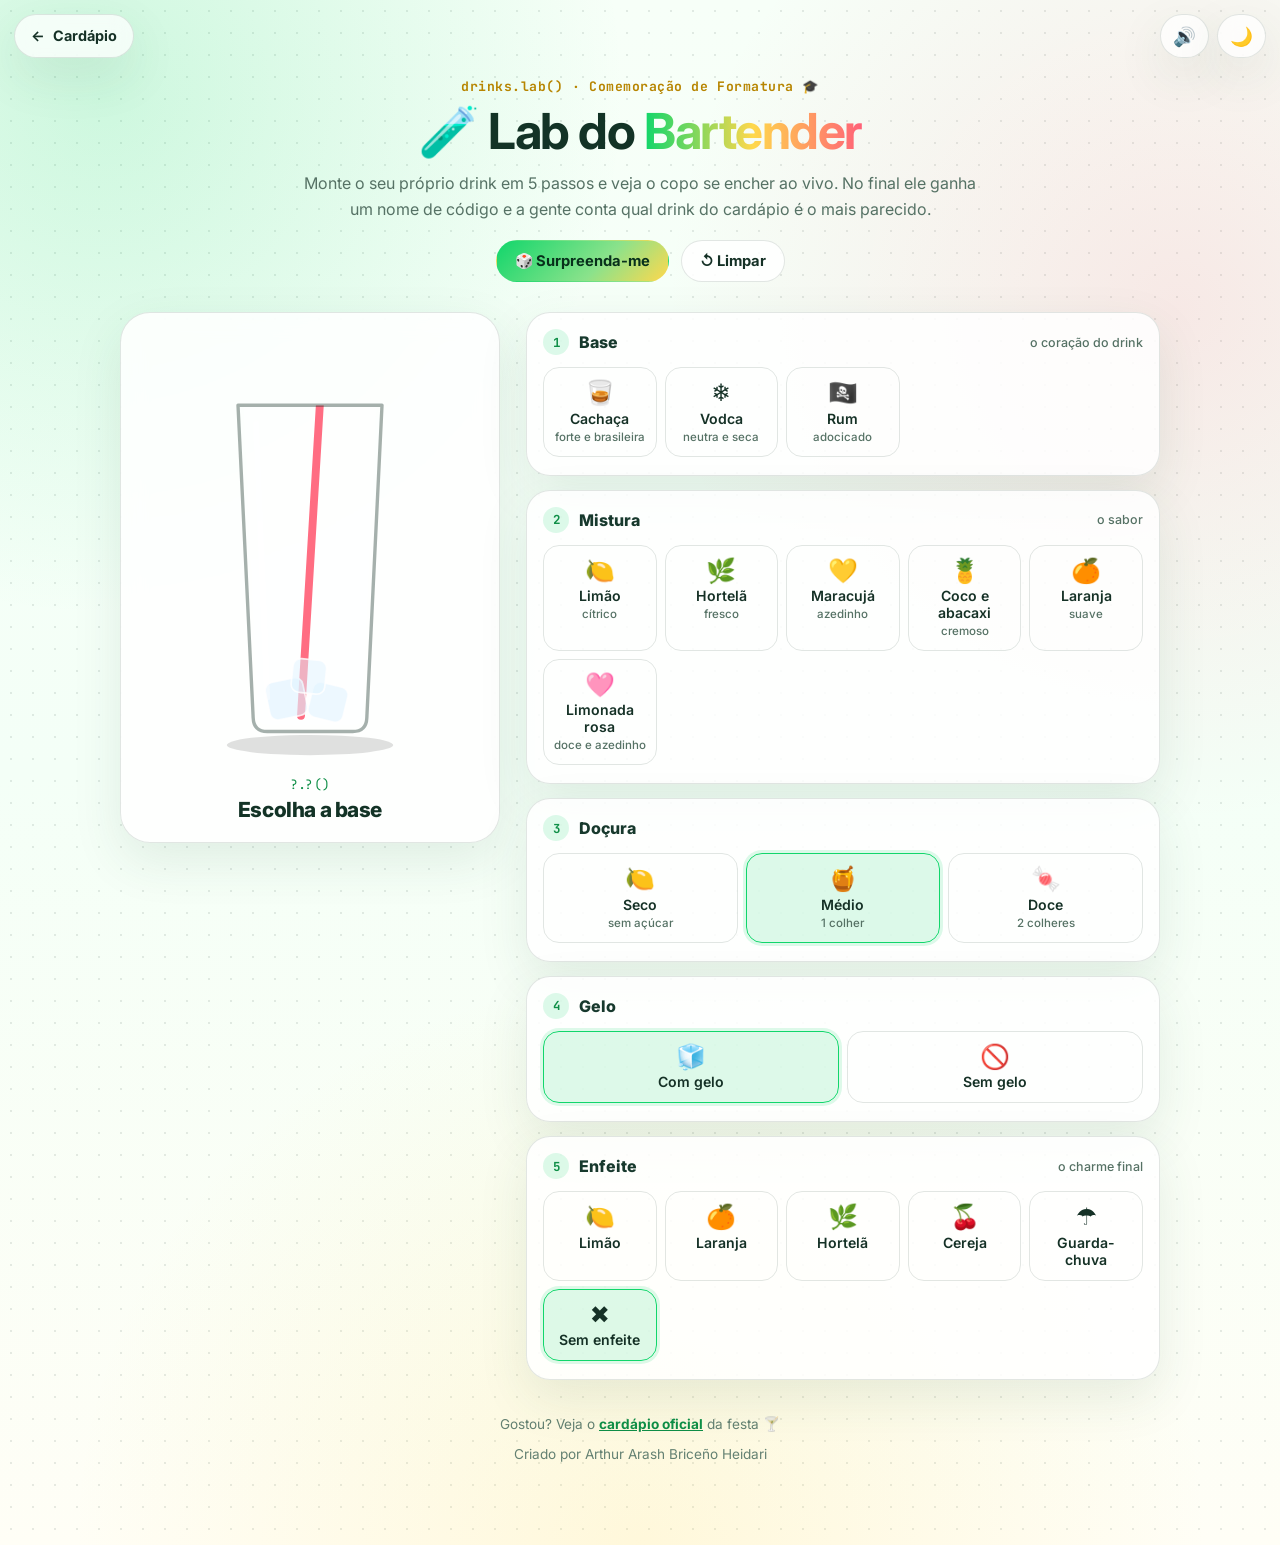
<file: lab.html>
<!DOCTYPE html>
<html lang="pt-BR">

<head>
  <meta charset="UTF-8" />
  <meta name="viewport" content="width=device-width, initial-scale=1.0" />
  <title>Formatura do Arthur | Lab do Bartender</title>
  <link rel="icon" href="https://cdn-icons-png.freepik.com/512/4067/4067084.png" type="image/png">
  <meta name="description" content="Monte o seu próprio drink, veja o copo encher ao vivo e descubra qual drink do cardápio é o mais parecido." />
  <meta name="theme-color" content="#f7fff8" id="metaTheme" />
  <link rel="preconnect" href="https://fonts.googleapis.com" />
  <link rel="preconnect" href="https://fonts.gstatic.com" crossorigin />
  <link href="https://fonts.googleapis.com/css2?family=Inter:wght@400;500;600;700;800&family=JetBrains+Mono:wght@500;700&display=swap" rel="stylesheet" />

  <script>
    (function () {
      var t = null;
      try { t = localStorage.getItem('theme'); } catch (e) { }
      if (t !== 'dark' && t !== 'light') t = matchMedia('(prefers-color-scheme: dark)').matches ? 'dark' : 'light';
      document.documentElement.dataset.theme = t;
    })();
  </script>

  <link rel="stylesheet" href="css/lab.css" />
</head>

<body>
  <nav class="dock left"><a class="ctl pill" href="index.html" aria-label="Voltar ao cardápio">← <span>Cardápio</span></a></nav>
  <div class="dock right">
    <button class="ctl" id="soundBtn" type="button" aria-pressed="true" aria-label="Desligar sons">🔊</button>
    <button class="ctl" id="themeBtn" type="button" aria-label="Alternar modo claro e escuro">🌙</button>
  </div>

  <main class="wrap">
    <header class="hero in">
      <p class="label">drinks.lab() · Comemoração de Formatura 🎓</p>
      <h1>🧪 Lab do <em>Bartender</em></h1>
      <p class="lead">Monte o seu próprio drink em 5 passos e veja o copo se encher ao vivo. No final ele ganha um nome de código e a gente conta qual drink do cardápio é o mais parecido.</p>
      <button class="btn primary" id="rand" type="button">🎲 Surpreenda-me</button>
      <button class="btn" id="reset" type="button">↺ Limpar</button>
    </header>

    <div class="lab">
      <section class="stage in" aria-label="Pré-visualização do seu drink" style="animation-delay:.1s">
        <svg id="glass" viewBox="0 -30 240 390" role="img" aria-label="Copo com o seu drink">
          <defs>
            <clipPath id="cGlass"><path d="M61 36 L179 36 L166.5 312 Q166 320 158 320 L82 320 Q74 320 73.5 312 Z" /></clipPath>
            <clipPath id="cLiq"><rect id="liqClip" x="0" y="320" width="240" height="0" /></clipPath>
            <linearGradient id="gMix" x1="0" y1="0" x2="0" y2="1">
              <stop id="mixTop" offset="0" stop-color="#c7f464" />
              <stop id="mixBot" offset="1" stop-color="#c7f464" />
            </linearGradient>
          </defs>
          <ellipse cx="120" cy="338" rx="74" ry="9" fill="#000" opacity=".12" />
          <path d="M61 36 L179 36 L166.5 312 Q166 320 158 320 L82 320 Q74 320 73.5 312 Z" fill="var(--glass-fill)" />
          <g clip-path="url(#cGlass)">
            <rect id="rSyrup" x="0" y="320" width="240" height="0" fill="#b4361f" opacity=".85" />
            <rect id="rBase" x="0" y="320" width="240" height="0" fill="#e9c46a" />
            <rect id="rMix" x="0" y="320" width="240" height="0" fill="url(#gMix)" />
            <line id="straw" x1="132" y1="-18" x2="112" y2="312" stroke="#ff6178" stroke-width="7" stroke-linecap="round" opacity=".92" />
            <g clip-path="url(#cLiq)">
              <circle class="bub" cx="92" cy="310" r="3" fill="#fff" style="animation-delay:0s" />
              <circle class="bub" cx="118" cy="312" r="2.2" fill="#fff" style="animation-delay:.9s" />
              <circle class="bub" cx="146" cy="308" r="3.4" fill="#fff" style="animation-delay:1.6s" />
              <circle class="bub" cx="104" cy="314" r="2" fill="#fff" style="animation-delay:2.2s" />
              <circle class="bub" cx="134" cy="313" r="2.6" fill="#fff" style="animation-delay:2.8s" />
            </g>
            <g id="ice" opacity="0">
              <rect x="82" y="-34" width="34" height="34" rx="7" transform="rotate(-12 99 -17)" fill="#dff3ff" fill-opacity=".62" stroke="#fff" stroke-opacity=".8" stroke-width="1.5" />
              <rect x="120" y="-30" width="32" height="32" rx="7" transform="rotate(14 136 -14)" fill="#dff3ff" fill-opacity=".55" stroke="#fff" stroke-opacity=".8" stroke-width="1.5" />
              <rect x="104" y="-52" width="30" height="30" rx="7" transform="rotate(6 119 -37)" fill="#dff3ff" fill-opacity=".5" stroke="#fff" stroke-opacity=".8" stroke-width="1.5" />
            </g>
          </g>
          <path d="M56 36 L184 36 L170.5 314 Q170 326 158 326 L82 326 Q70 326 69.5 314 Z" fill="none" stroke="var(--glass-edge)" stroke-width="3" stroke-linejoin="round" />
          <path d="M72 52 L82 296" stroke="#fff" stroke-width="5" stroke-linecap="round" opacity=".38" />

          <g id="g-lime" class="garnish"><g transform="translate(176 36) rotate(-18)"><circle r="21" fill="#5cb82e" /><circle r="17" fill="#d7f58a" /><g stroke="#fff" stroke-opacity=".7" stroke-width="1.5"><path d="M0 0V-17M0 0L12 -12M0 0L17 0M0 0L12 12M0 0V17M0 0L-12 12M0 0L-17 0M0 0L-12 -12" /></g></g></g>
          <g id="g-orange" class="garnish"><g transform="translate(176 36) rotate(-18)"><circle r="22" fill="#f07a00" /><circle r="18" fill="#ffc15a" /><g stroke="#fff" stroke-opacity=".7" stroke-width="1.5"><path d="M0 0V-18M0 0L13 -13M0 0L18 0M0 0L13 13M0 0V18M0 0L-13 13M0 0L-18 0M0 0L-13 -13" /></g></g></g>
          <g id="g-mint" class="garnish"><g transform="translate(168 30)"><ellipse cx="0" cy="-16" rx="9" ry="17" fill="#1f9a44" transform="rotate(-8)" /><ellipse cx="-14" cy="-8" rx="8" ry="15" fill="#2fbf5a" transform="rotate(-48 -14 -8)" /><ellipse cx="14" cy="-8" rx="8" ry="15" fill="#34c963" transform="rotate(46 14 -8)" /></g></g>
          <g id="g-cherry" class="garnish"><g transform="translate(176 14)"><path d="M0 4 Q10 -22 26 -26" stroke="#5b3b1f" stroke-width="3" fill="none" stroke-linecap="round" /><circle r="12" cy="8" fill="#c4162e" /><circle cx="-4" cy="3" r="3" fill="#fff" opacity=".55" /></g></g>
          <g id="g-umbrella" class="garnish"><g transform="translate(150 -2) rotate(14)"><line x1="0" y1="0" x2="0" y2="62" stroke="#8a5a2b" stroke-width="3" stroke-linecap="round" /><path d="M-36 2 A36 28 0 0 1 36 2 Q27 -5 18 2 Q9 -5 0 2 Q-9 -5 -18 2 Q-27 -5 -36 2 Z" fill="#ff6178" /><path d="M-12 -24 Q-6 -10 -9 2 M12 -24 Q6 -10 9 2" stroke="#fff" stroke-opacity=".6" stroke-width="3" fill="none" /></g></g>
        </svg>
        <div class="live" aria-live="polite">
          <p class="codename" id="codename">?.?()</p>
          <p class="dname" id="dname">Escolha a base</p>
        </div>
      </section>

      <div class="steps" id="steps"></div>
    </div>

    <section class="recipe" id="recipe" hidden aria-labelledby="rName">
      <div>
        <h2 id="rName"></h2>
        <p class="desc" id="rDesc"></p>
        <div class="chips" id="rChips"></div>
        <div class="actions">
          <button class="btn primary" id="serve" type="button">🥂 Servir</button>
          <button class="btn" id="copy" type="button">📋 Copiar receita</button>
        </div>
      </div>
      <div>
        <div class="twin" id="twin"></div>
        <h3>Ingredientes</h3>
        <ul id="rIng"></ul>
        <h3>Modo de preparo</h3>
        <ol id="rSteps"></ol>
      </div>
    </section>

    <footer>
      <p>Gostou? Veja o <a href="index.html">cardápio oficial</a> da festa 🍸</p>
      <p>Criado por Arthur Arash Briceño Heidari</p>
    </footer>
  </main>

  <div class="toast" id="toast" role="status"></div>

  <script src="js/lab.js"></script>
</body>

</html>
</file>
<file: css/lab.css>
:root {
  color-scheme: light;
  --bg-1: #f7fff8; --bg-2: #f4fff7; --bg-3: #fffef6;
  --text: #153126; --muted: #567265; --heading: #133326; --strong: #17392d;
  --accent: #0f8f47; --label: #b78500; --foot: #648172;
  --green: #11d66b; --yellow: #ffd84c; --red: #ff6178;
  --glass: rgba(255, 255, 255, 0.74);
  --surface: rgba(255, 255, 255, 0.86);
  --line: rgba(20, 49, 38, 0.12);
  --shadow: 0 18px 50px rgba(38, 88, 61, 0.10);
  --dots: rgba(21, 49, 38, 0.10);
  --glass-fill: rgba(255, 255, 255, 0.35);
  --glass-edge: rgba(21, 49, 38, 0.38);
  --sel: rgba(17, 214, 107, 0.14);
}

:root[data-theme="dark"] {
  color-scheme: dark;
  --bg-1: #07120e; --bg-2: #0a1813; --bg-3: #0d1410;
  --text: #e6f6ec; --muted: #9db8aa; --heading: #f1fff6; --strong: #eafff1;
  --accent: #3af08a; --label: #ffd84c; --foot: #8aa698;
  --glass: rgba(14, 28, 22, 0.62);
  --surface: rgba(16, 32, 26, 0.80);
  --line: rgba(255, 255, 255, 0.12);
  --shadow: 0 18px 50px rgba(0, 0, 0, 0.45);
  --dots: rgba(255, 255, 255, 0.07);
  --glass-fill: rgba(255, 255, 255, 0.06);
  --glass-edge: rgba(255, 255, 255, 0.5);
  --sel: rgba(58, 240, 138, 0.16);
}

* { box-sizing: border-box; }
html { scroll-behavior: smooth; }

body {
  margin: 0;
  min-height: 100vh;
  font-family: 'Inter', system-ui, -apple-system, sans-serif;
  color: var(--text);
  background-color: var(--bg-1);
  background-image:
    radial-gradient(circle at 8% 6%, rgba(17, 214, 107, 0.18), transparent 28%),
    radial-gradient(circle at 92% 20%, rgba(255, 97, 120, 0.14), transparent 30%),
    radial-gradient(circle at 50% 100%, rgba(255, 216, 76, 0.16), transparent 34%),
    radial-gradient(var(--dots) 1px, transparent 1.4px),
    linear-gradient(180deg, var(--bg-1), var(--bg-2), var(--bg-3));
  background-size: auto, auto, auto, 22px 22px, auto;
  overflow-x: hidden;
}

a { color: inherit; }

.ctl {
  height: 44px;
  min-width: 44px;
  display: inline-flex;
  align-items: center;
  justify-content: center;
  gap: 8px;
  padding: 0 12px;
  border-radius: 999px;
  border: 1px solid var(--line);
  background: var(--glass);
  backdrop-filter: blur(10px);
  box-shadow: var(--shadow);
  color: var(--text);
  font: inherit;
  font-size: 1.15rem;
  line-height: 1;
  cursor: pointer;
  text-decoration: none;
  transition: transform 0.2s ease;
}
.ctl:hover { transform: scale(1.06); }
.ctl.pill { font-size: 0.9rem; font-weight: 700; padding: 0 16px; }
.ctl:focus-visible, .opt:focus-visible, .btn:focus-visible { outline: 2px solid var(--green); outline-offset: 2px; }
.dock { position: fixed; top: 14px; z-index: 40; display: flex; gap: 8px; }
.dock.left { left: 14px; }
.dock.right { right: 14px; }

.wrap { width: min(1040px, 92vw); margin: 0 auto; padding: 78px 0 70px; }

.hero { text-align: center; max-width: 680px; margin: 0 auto 30px; }
.label { margin: 0 0 10px; font-family: 'JetBrains Mono', monospace; font-weight: 700; font-size: 0.82rem; letter-spacing: 0.04em; color: var(--label); }
h1 { margin: 0; font-size: clamp(2rem, 6vw, 3.1rem); line-height: 1.05; letter-spacing: -0.03em; color: var(--heading); }
h1 em { font-style: normal; background: linear-gradient(90deg, var(--green), var(--yellow), var(--red)); -webkit-background-clip: text; background-clip: text; color: transparent; }
.lead { margin: 14px 0 18px; color: var(--muted); line-height: 1.6; }

.btn {
  display: inline-flex; align-items: center; gap: 8px;
  padding: 11px 18px; border-radius: 999px;
  border: 1px solid var(--line); background: var(--surface); color: var(--text);
  font: inherit; font-weight: 700; font-size: 0.92rem; cursor: pointer;
  transition: transform 0.2s ease, box-shadow 0.2s ease;
}
.btn:hover { transform: translateY(-2px); box-shadow: var(--shadow); }
.btn.primary { background: linear-gradient(135deg, var(--green), #8be28b 60%, var(--yellow)); color: #08301b; border-color: transparent; }
.hero .btn + .btn { margin-left: 8px; }

.lab { display: grid; grid-template-columns: minmax(280px, 380px) 1fr; gap: 26px; align-items: start; }

.stage {
  position: sticky; top: 74px;
  padding: 18px 16px 20px;
  border-radius: 30px;
  border: 1px solid var(--line);
  background: var(--surface);
  backdrop-filter: blur(12px);
  box-shadow: var(--shadow);
  text-align: center;
}
#glass { width: 100%; max-width: 270px; height: auto; display: block; margin: 0 auto; overflow: visible; }
.live { margin-top: 6px; }
.codename { margin: 0; font-family: 'JetBrains Mono', monospace; font-size: 0.82rem; color: var(--accent); word-break: break-all; }
.dname { margin: 4px 0 0; font-size: 1.3rem; font-weight: 800; color: var(--heading); letter-spacing: -0.02em; }

.steps { display: grid; gap: 14px; }
.step { margin: 0; padding: 16px 16px 18px; border: 1px solid var(--line); border-radius: 24px; background: var(--surface); box-shadow: var(--shadow); min-width: 0; }
.step legend { display: contents; }
.step-head { display: flex; align-items: center; gap: 10px; margin: 0 0 12px; font-weight: 800; color: var(--strong); }
.step-n { display: grid; place-items: center; width: 26px; height: 26px; border-radius: 50%; font: 700 0.78rem 'JetBrains Mono', monospace; background: var(--sel); color: var(--accent); }
.step-hint { margin-left: auto; font-size: 0.78rem; font-weight: 500; color: var(--muted); }
.opts { display: grid; grid-template-columns: repeat(auto-fill, minmax(112px, 1fr)); gap: 8px; }
.opts.two { grid-template-columns: repeat(2, 1fr); }
.opts.three { grid-template-columns: repeat(3, 1fr); }

.opt {
  display: flex; flex-direction: column; align-items: center; gap: 3px;
  padding: 12px 8px; border-radius: 16px;
  border: 1.5px solid var(--line); background: transparent; color: var(--text);
  font: inherit; font-size: 0.88rem; font-weight: 600; cursor: pointer;
  transition: transform 0.18s ease, border-color 0.18s ease, background 0.18s ease;
}
.opt .e { font-size: 1.5rem; line-height: 1.1; }
.opt small { font-weight: 500; font-size: 0.72rem; color: var(--muted); }
.opt:hover { transform: translateY(-2px); border-color: var(--green); }
.opt[aria-pressed="true"] { border-color: var(--green); background: var(--sel); box-shadow: 0 0 0 3px var(--sel); }

.recipe {
  margin-top: 26px; padding: 24px 22px; border-radius: 30px;
  border: 1px solid var(--line); background: var(--surface); box-shadow: var(--shadow);
  display: grid; grid-template-columns: 1.1fr 1fr; gap: 24px;
}
.recipe[hidden] { display: none; }
.recipe h2 { margin: 0; font-size: 1.7rem; letter-spacing: -0.03em; color: var(--heading); }
.recipe .desc { margin: 8px 0 12px; color: var(--muted); line-height: 1.55; }
.chips { display: flex; flex-wrap: wrap; gap: 6px; margin-bottom: 14px; }
.chip { padding: 5px 11px; border-radius: 999px; font-size: 0.78rem; font-weight: 700; background: var(--sel); color: var(--accent); }
.recipe h3 { margin: 0 0 8px; font: 700 0.78rem 'JetBrains Mono', monospace; letter-spacing: 0.05em; text-transform: uppercase; color: var(--label); }
.recipe ul, .recipe ol { margin: 0 0 14px; padding-left: 20px; line-height: 1.65; }
.twin { display: flex; align-items: center; gap: 12px; padding: 14px; border-radius: 20px; border: 1px dashed var(--line); margin-bottom: 14px; }
.twin .e { font-size: 2rem; }
.twin b { display: block; color: var(--strong); }
.twin span { font-size: 0.82rem; color: var(--muted); }
.twin a { margin-left: auto; font-weight: 700; font-size: 0.85rem; color: var(--accent); white-space: nowrap; }
.actions { display: flex; flex-wrap: wrap; gap: 8px; }

footer { margin-top: 36px; text-align: center; color: var(--foot); font-size: 0.85rem; }
footer a { color: var(--accent); font-weight: 700; }

.toast {
  position: fixed; left: 50%; bottom: 22px; z-index: 60;
  transform: translate(-50%, 30px); opacity: 0; pointer-events: none;
  padding: 11px 18px; border-radius: 999px; background: var(--heading); color: var(--bg-1);
  font-weight: 700; font-size: 0.9rem; transition: transform 0.3s ease, opacity 0.3s ease;
}
.toast.show { transform: translate(-50%, 0); opacity: 1; }
.burst { position: fixed; z-index: 55; pointer-events: none; font-size: 1.5rem; }

#rBase, #mixTop, #mixBot { transition: fill 0.5s ease, stop-color 0.5s ease; }

.bub { animation: rise 3.2s ease-in infinite; opacity: 0; }
@keyframes rise { 0% { transform: translateY(0); opacity: 0; } 15% { opacity: 0.75; } 100% { transform: translateY(-230px); opacity: 0; } }
.garnish { display: none; }
.garnish.on { display: block; animation: pop 0.45s cubic-bezier(.3, 1.6, .5, 1); transform-box: fill-box; transform-origin: center; }
@keyframes pop { from { transform: scale(0); } to { transform: scale(1); } }

.in { animation: up 0.7s cubic-bezier(.2, .8, .2, 1) both; }
@keyframes up { from { opacity: 0; transform: translateY(18px); } to { opacity: 1; transform: none; } }

@media (max-width: 820px) {
  .lab { grid-template-columns: 1fr; gap: 14px; }
  .stage { top: 66px; z-index: 5; display: flex; align-items: center; gap: 12px; padding: 10px 14px; text-align: left; border-radius: 24px; }
  #glass { width: 96px; max-width: 96px; flex: none; margin: 0; }
  .live { margin: 0; min-width: 0; }
  .recipe { grid-template-columns: 1fr; }
}
@media (max-width: 520px) {
  .ctl.pill span { display: none; }
  .ctl.pill { padding: 0; width: 44px; }
  .opts.three .opt small { display: none; }
}
@media (prefers-reduced-motion: reduce) {
  *, *::before, *::after { animation: none !important; transition: none !important; }
  html { scroll-behavior: auto; }
}
</file>
